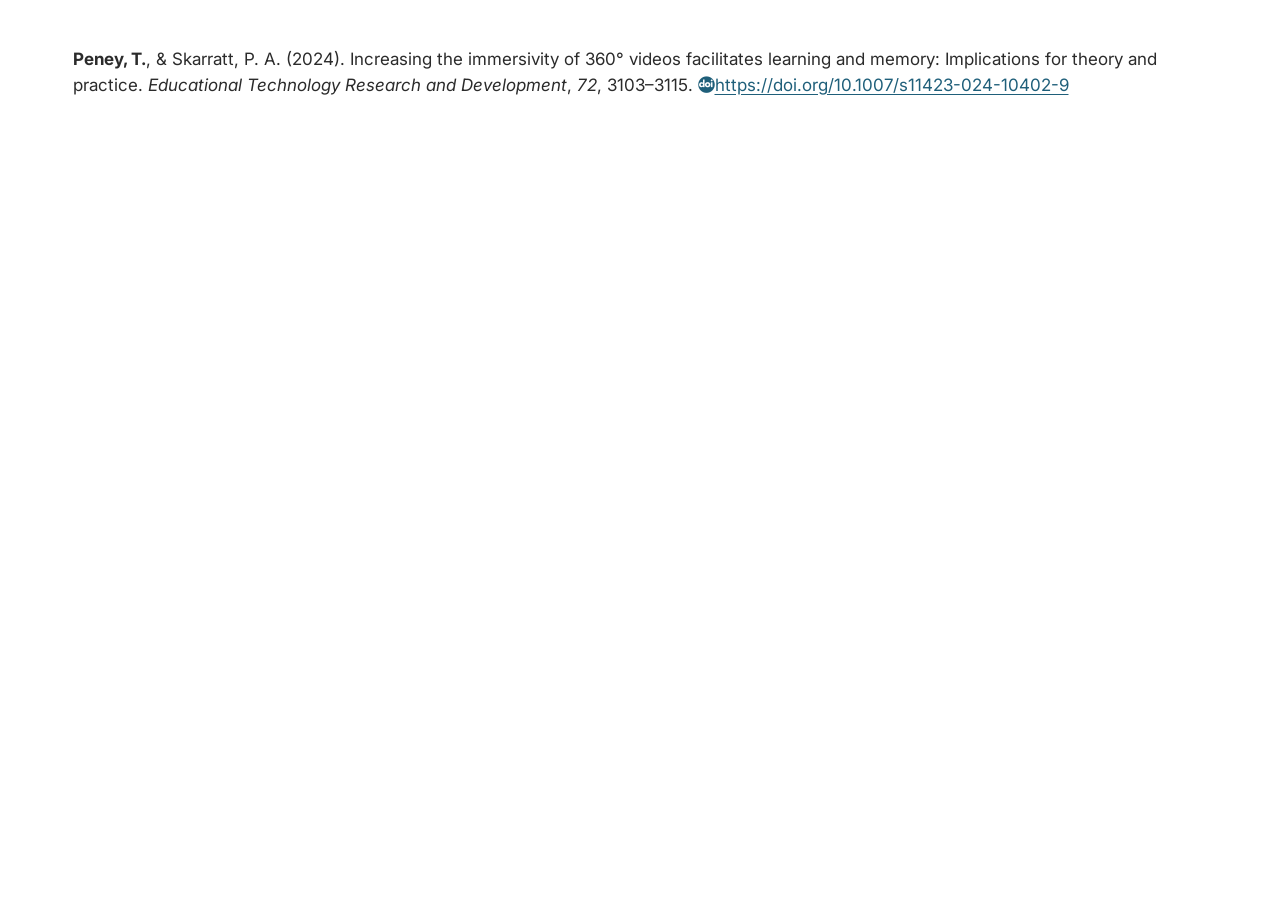
<file: docs/publications.html>
<!DOCTYPE html>
<html xmlns="http://www.w3.org/1999/xhtml" lang="en" xml:lang="en"><head>

<meta charset="utf-8">
<meta name="generator" content="quarto-1.10.18">

<meta name="viewport" content="width=device-width, initial-scale=1.0, user-scalable=yes">


<title>publications – Tom Peney</title>
<style>
/* Default styles provided by pandoc.
** See https://pandoc.org/MANUAL.html#variables-for-html for config info.
*/
span.smallcaps{font-variant: small-caps;}
div.columns{display: flex; gap: 1.5em;}
div.column{flex: auto;}
@media screen {
div.columns{gap: min(4vw, 1.5em);}
div.column{overflow-x: auto;}
}
div.hanging-indent{margin-left: 1.5em; text-indent: -1.5em;}
ul.task-list{list-style: none;}
ul.task-list li input[type="checkbox"] {
  width: 0.8em;
  margin: 0 0.8em 0.2em -1em; /* quarto-specific, see https://github.com/quarto-dev/quarto-cli/issues/4556 */ 
  vertical-align: middle;
}
</style>


<script src="site_libs/quarto-nav/quarto-nav.js"></script>
<script src="site_libs/clipboard/clipboard.min.js"></script>
<script src="site_libs/quarto-search/autocomplete.umd.js"></script>
<script src="site_libs/quarto-search/fuse.min.js"></script>
<script src="site_libs/quarto-search/quarto-search.js"></script>
<meta name="quarto:offset" content="./">
<script src="site_libs/quarto-html/quarto.js" type="module"></script>
<script src="site_libs/quarto-html/tabsets/tabsets.js" type="module"></script>
<script src="site_libs/quarto-html/popper.min.js"></script>
<script src="site_libs/quarto-html/tippy.umd.min.js"></script>
<script src="site_libs/quarto-html/anchor.min.js"></script>
<link href="site_libs/quarto-html/tippy.css" rel="stylesheet">
<link href="site_libs/quarto-html/quarto-syntax-highlighting-64a204ab8560d761af7679ceaba22944.css" rel="stylesheet" id="quarto-text-highlighting-styles">
<script src="site_libs/bootstrap/bootstrap.min.js"></script>
<link href="site_libs/bootstrap/bootstrap-icons.css" rel="stylesheet">
<link href="site_libs/bootstrap/bootstrap-6bc34b2647cbea61d5842104633509fa.min.css" rel="stylesheet" append-hash="true" id="quarto-bootstrap" data-mode="light">
<link href="site_libs/quarto-contrib/academicons-1.9.4/all.css" rel="stylesheet">
<link href="site_libs/quarto-contrib/academicons-1.9.4/size.css" rel="stylesheet">
<script id="quarto-search-options" type="application/json">{
  "location": "sidebar",
  "copy-button": false,
  "collapse-after": 3,
  "panel-placement": "start",
  "type": "textbox",
  "limit": 50,
  "keyboard-shortcut": [
    "f",
    "/",
    "s"
  ],
  "show-item-context": false,
  "language": {
    "search-no-results-text": "No results",
    "search-matching-documents-text": "matching documents",
    "search-copy-link-title": "Copy link to search",
    "search-hide-matches-text": "Hide additional matches",
    "search-more-match-text": "more match in this document",
    "search-more-matches-text": "more matches in this document",
    "search-clear-button-title": "Clear",
    "search-text-placeholder": "",
    "search-detached-cancel-button-title": "Cancel",
    "search-submit-button-title": "Submit",
    "search-label": "Search"
  }
}</script>


</head>

<body class="quarto-light">

<div id="quarto-search-results"></div>
<!-- content -->
<div id="quarto-content" class="quarto-container page-columns page-rows-contents page-layout-full">
<!-- sidebar -->
<!-- margin-sidebar -->
    
<!-- main -->
<main class="content column-page" id="quarto-document-content"><header id="title-block-header" class="quarto-title-block"></header>




<p><strong>Peney, T.</strong>, &amp; Skarratt, P. A. (2024). Increasing the immersivity of 360° videos facilitates learning and memory: Implications for theory and practice. <em>Educational Technology Research and Development</em>, <em>72</em>, 3103–3115. <a href="https://doi.org/10.1007/s11423-024-10402-9"><i class="ai  ai-doi" aria-label="doi"></i>https://doi.org/10.1007/s11423-024-10402-9</a></p>



</main> <!-- /main -->
<script id="quarto-html-after-body" type="application/javascript">
  window.document.addEventListener("DOMContentLoaded", function (event) {
    const icon = "";
    const anchorJS = new window.AnchorJS();
    anchorJS.options = {
      placement: 'right',
      icon: icon
    };
    anchorJS.add('.anchored');
    const isCodeAnnotation = (el) => {
      for (const clz of el.classList) {
        if (clz.startsWith('code-annotation-')) {                     
          return true;
        }
      }
      return false;
    }
    const onCopySuccess = function(e) {
      // button target
      const button = e.trigger;
      // don't keep focus
      button.blur();
      // flash "checked"
      button.classList.add('code-copy-button-checked');
      var currentTitle = button.getAttribute("title");
      button.setAttribute("title", "Copied!");
      let tooltip;
      if (window.bootstrap) {
        button.setAttribute("data-bs-toggle", "tooltip");
        button.setAttribute("data-bs-placement", "left");
        button.setAttribute("data-bs-title", "Copied!");
        tooltip = new bootstrap.Tooltip(button, 
          { trigger: "manual", 
            customClass: "code-copy-button-tooltip",
            offset: [0, -8]});
        tooltip.show();    
      }
      setTimeout(function() {
        if (tooltip) {
          tooltip.hide();
          button.removeAttribute("data-bs-title");
          button.removeAttribute("data-bs-toggle");
          button.removeAttribute("data-bs-placement");
        }
        button.setAttribute("title", currentTitle);
        button.classList.remove('code-copy-button-checked');
      }, 1000);
      // clear code selection
      e.clearSelection();
    }
    const getTextToCopy = function(trigger) {
      const outerScaffold = trigger.parentElement.cloneNode(true);
      const codeEl = outerScaffold.querySelector('code');
      for (const childEl of codeEl.children) {
        if (isCodeAnnotation(childEl)) {
          childEl.remove();
        }
      }
      return codeEl.innerText;
    }
    const clipboard = new window.ClipboardJS('.code-copy-button:not([data-in-quarto-modal])', {
      text: getTextToCopy
    });
    clipboard.on('success', onCopySuccess);
    if (window.document.getElementById('quarto-embedded-source-code-modal')) {
      const clipboardModal = new window.ClipboardJS('.code-copy-button[data-in-quarto-modal]', {
        text: getTextToCopy,
        container: window.document.getElementById('quarto-embedded-source-code-modal')
      });
      clipboardModal.on('success', onCopySuccess);
    }
      var localhostRegex = new RegExp(/^(?:http|https):\/\/localhost\:?[0-9]*\//);
      var mailtoRegex = new RegExp(/^mailto:/);
        var filterRegex = new RegExp('/' + window.location.host + '/');
      var isInternal = (href) => {
          return filterRegex.test(href) || localhostRegex.test(href) || mailtoRegex.test(href);
      }
      // Inspect non-navigation links and adorn them if external
     var links = window.document.querySelectorAll('a[href]:not(.nav-link):not(.navbar-brand):not(.toc-action):not(.sidebar-link):not(.sidebar-item-toggle):not(.pagination-link):not(.no-external):not([aria-hidden]):not(.dropdown-item):not(.quarto-navigation-tool):not(.about-link)');
      for (var i=0; i<links.length; i++) {
        const link = links[i];
        if (!isInternal(link.href)) {
          // undo the damage that might have been done by quarto-nav.js in the case of
          // links that we want to consider external
          if (link.dataset.originalHref !== undefined) {
            link.href = link.dataset.originalHref;
          }
        }
      }
    function tippyHover(el, contentFn, onTriggerFn, onUntriggerFn) {
      const config = {
        allowHTML: true,
        maxWidth: 500,
        delay: 100,
        arrow: false,
        appendTo: function(el) {
            return el.parentElement;
        },
        interactive: true,
        interactiveBorder: 10,
        theme: 'quarto',
        placement: 'bottom-start',
      };
      if (contentFn) {
        config.content = contentFn;
      }
      if (onTriggerFn) {
        config.onTrigger = onTriggerFn;
      }
      if (onUntriggerFn) {
        config.onUntrigger = onUntriggerFn;
      }
      window.tippy(el, config); 
    }
    const noterefs = window.document.querySelectorAll('a[role="doc-noteref"]');
    for (var i=0; i<noterefs.length; i++) {
      const ref = noterefs[i];
      tippyHover(ref, function() {
        // use id or data attribute instead here
        let href = ref.getAttribute('data-footnote-href') || ref.getAttribute('href');
        try { href = new URL(href).hash; } catch {}
        const id = href.replace(/^#\/?/, "");
        const note = window.document.getElementById(id);
        if (note) {
          return note.innerHTML;
        } else {
          return "";
        }
      });
    }
    const xrefs = window.document.querySelectorAll('a.quarto-xref');
    const processXRef = (id, note) => {
      // Strip column container classes
      const stripColumnClz = (el) => {
        el.classList.remove("page-full", "page-columns");
        if (el.children) {
          for (const child of el.children) {
            stripColumnClz(child);
          }
        }
      }
      stripColumnClz(note)
      if (id === null || id.startsWith('sec-')) {
        // Special case sections, only their first couple elements
        const container = document.createElement("div");
        if (note.children && note.children.length > 2) {
          container.appendChild(note.children[0].cloneNode(true));
          for (let i = 1; i < note.children.length; i++) {
            const child = note.children[i];
            if (child.tagName === "P" && child.innerText === "") {
              continue;
            } else {
              container.appendChild(child.cloneNode(true));
              break;
            }
          }
          if (window.Quarto?.typesetMath) {
            window.Quarto.typesetMath(container);
          }
          return container.innerHTML
        } else {
          if (window.Quarto?.typesetMath) {
            window.Quarto.typesetMath(note);
          }
          return note.innerHTML;
        }
      } else {
        // Remove any anchor links if they are present
        const anchorLink = note.querySelector('a.anchorjs-link');
        if (anchorLink) {
          anchorLink.remove();
        }
        if (window.Quarto?.typesetMath) {
          window.Quarto.typesetMath(note);
        }
        if (note.classList.contains("callout")) {
          return note.outerHTML;
        } else {
          return note.innerHTML;
        }
      }
    }
    for (var i=0; i<xrefs.length; i++) {
      const xref = xrefs[i];
      tippyHover(xref, undefined, function(instance) {
        instance.disable();
        let url = xref.getAttribute('href');
        let hash = undefined; 
        if (url.startsWith('#')) {
          hash = url;
        } else {
          try { hash = new URL(url).hash; } catch {}
        }
        if (hash) {
          const id = hash.replace(/^#\/?/, "");
          const note = window.document.getElementById(id);
          if (note !== null) {
            try {
              const html = processXRef(id, note.cloneNode(true));
              instance.setContent(html);
            } finally {
              instance.enable();
              instance.show();
            }
          } else {
            // See if we can fetch this
            fetch(url.split('#')[0])
            .then(res => res.text())
            .then(html => {
              const parser = new DOMParser();
              const htmlDoc = parser.parseFromString(html, "text/html");
              const note = htmlDoc.getElementById(id);
              if (note !== null) {
                const html = processXRef(id, note);
                instance.setContent(html);
              } 
            }).finally(() => {
              instance.enable();
              instance.show();
            });
          }
        } else {
          // See if we can fetch a full url (with no hash to target)
          // This is a special case and we should probably do some content thinning / targeting
          fetch(url)
          .then(res => res.text())
          .then(html => {
            const parser = new DOMParser();
            const htmlDoc = parser.parseFromString(html, "text/html");
            const note = htmlDoc.querySelector('main.content');
            if (note !== null) {
              // This should only happen for chapter cross references
              // (since there is no id in the URL)
              // remove the first header
              if (note.children.length > 0 && note.children[0].tagName === "HEADER") {
                note.children[0].remove();
              }
              const html = processXRef(null, note);
              instance.setContent(html);
            } 
          }).finally(() => {
            instance.enable();
            instance.show();
          });
        }
      }, function(instance) {
      });
    }
        let selectedAnnoteEl;
        const selectorForAnnotation = ( cell, annotation) => {
          let cellAttr = 'data-code-cell="' + cell + '"';
          let lineAttr = 'data-code-annotation="' +  annotation + '"';
          const selector = 'span[' + cellAttr + '][' + lineAttr + ']';
          return selector;
        }
        const selectCodeLines = (annoteEl) => {
          const doc = window.document;
          const targetCell = annoteEl.getAttribute("data-target-cell");
          const targetAnnotation = annoteEl.getAttribute("data-target-annotation");
          const annoteSpan = window.document.querySelector(selectorForAnnotation(targetCell, targetAnnotation));
          const lines = annoteSpan.getAttribute("data-code-lines").split(",");
          const lineIds = lines.map((line) => {
            return targetCell + "-" + line;
          })
          let top = null;
          let height = null;
          let parent = null;
          if (lineIds.length > 0) {
              //compute the position of the single el (top and bottom and make a div)
              const el = window.document.getElementById(lineIds[0]);
              top = el.offsetTop;
              height = el.offsetHeight;
              parent = el.parentElement.parentElement;
            if (lineIds.length > 1) {
              const lastEl = window.document.getElementById(lineIds[lineIds.length - 1]);
              const bottom = lastEl.offsetTop + lastEl.offsetHeight;
              height = bottom - top;
            }
            if (top !== null && height !== null && parent !== null) {
              // cook up a div (if necessary) and position it 
              let div = window.document.getElementById("code-annotation-line-highlight");
              if (div === null) {
                div = window.document.createElement("div");
                div.setAttribute("id", "code-annotation-line-highlight");
                div.style.position = 'absolute';
                parent.appendChild(div);
              }
              div.style.top = top - 2 + "px";
              div.style.height = height + 4 + "px";
              div.style.left = 0;
              let gutterDiv = window.document.getElementById("code-annotation-line-highlight-gutter");
              if (gutterDiv === null) {
                gutterDiv = window.document.createElement("div");
                gutterDiv.setAttribute("id", "code-annotation-line-highlight-gutter");
                gutterDiv.style.position = 'absolute';
                const codeCell = window.document.getElementById(targetCell);
                const gutter = codeCell.querySelector('.code-annotation-gutter');
                gutter.appendChild(gutterDiv);
              }
              gutterDiv.style.top = top - 2 + "px";
              gutterDiv.style.height = height + 4 + "px";
            }
            selectedAnnoteEl = annoteEl;
          }
        };
        const unselectCodeLines = () => {
          const elementsIds = ["code-annotation-line-highlight", "code-annotation-line-highlight-gutter"];
          elementsIds.forEach((elId) => {
            const div = window.document.getElementById(elId);
            if (div) {
              div.remove();
            }
          });
          selectedAnnoteEl = undefined;
        };
          // Handle positioning of the toggle
      window.addEventListener(
        "resize",
        throttle(() => {
          elRect = undefined;
          if (selectedAnnoteEl) {
            selectCodeLines(selectedAnnoteEl);
          }
        }, 10)
      );
      function throttle(fn, ms) {
      let throttle = false;
      let timer;
        return (...args) => {
          if(!throttle) { // first call gets through
              fn.apply(this, args);
              throttle = true;
          } else { // all the others get throttled
              if(timer) clearTimeout(timer); // cancel #2
              timer = setTimeout(() => {
                fn.apply(this, args);
                timer = throttle = false;
              }, ms);
          }
        };
      }
        // Attach click handler to the DT
        const annoteDls = window.document.querySelectorAll('dt[data-target-cell]');
        for (const annoteDlNode of annoteDls) {
          annoteDlNode.addEventListener('click', (event) => {
            const clickedEl = event.target;
            if (clickedEl !== selectedAnnoteEl) {
              unselectCodeLines();
              const activeEl = window.document.querySelector('dt[data-target-cell].code-annotation-active');
              if (activeEl) {
                activeEl.classList.remove('code-annotation-active');
              }
              selectCodeLines(clickedEl);
              clickedEl.classList.add('code-annotation-active');
            } else {
              // Unselect the line
              unselectCodeLines();
              clickedEl.classList.remove('code-annotation-active');
            }
          });
        }
    const findCites = (el) => {
      const parentEl = el.parentElement;
      if (parentEl) {
        const cites = parentEl.dataset.cites;
        if (cites) {
          return {
            el,
            cites: cites.split(' ')
          };
        } else {
          return findCites(el.parentElement)
        }
      } else {
        return undefined;
      }
    };
    var bibliorefs = window.document.querySelectorAll('a[role="doc-biblioref"]');
    for (var i=0; i<bibliorefs.length; i++) {
      const ref = bibliorefs[i];
      const citeInfo = findCites(ref);
      if (citeInfo) {
        tippyHover(citeInfo.el, function() {
          var popup = window.document.createElement('div');
          citeInfo.cites.forEach(function(cite) {
            var citeDiv = window.document.createElement('div');
            citeDiv.classList.add('hanging-indent');
            citeDiv.classList.add('csl-entry');
            var biblioDiv = window.document.getElementById('ref-' + cite);
            if (biblioDiv) {
              citeDiv.innerHTML = biblioDiv.innerHTML;
            }
            popup.appendChild(citeDiv);
          });
          return popup.innerHTML;
        });
      }
    }
  });
  </script>
</div> <!-- /content -->




</body></html>
</file>
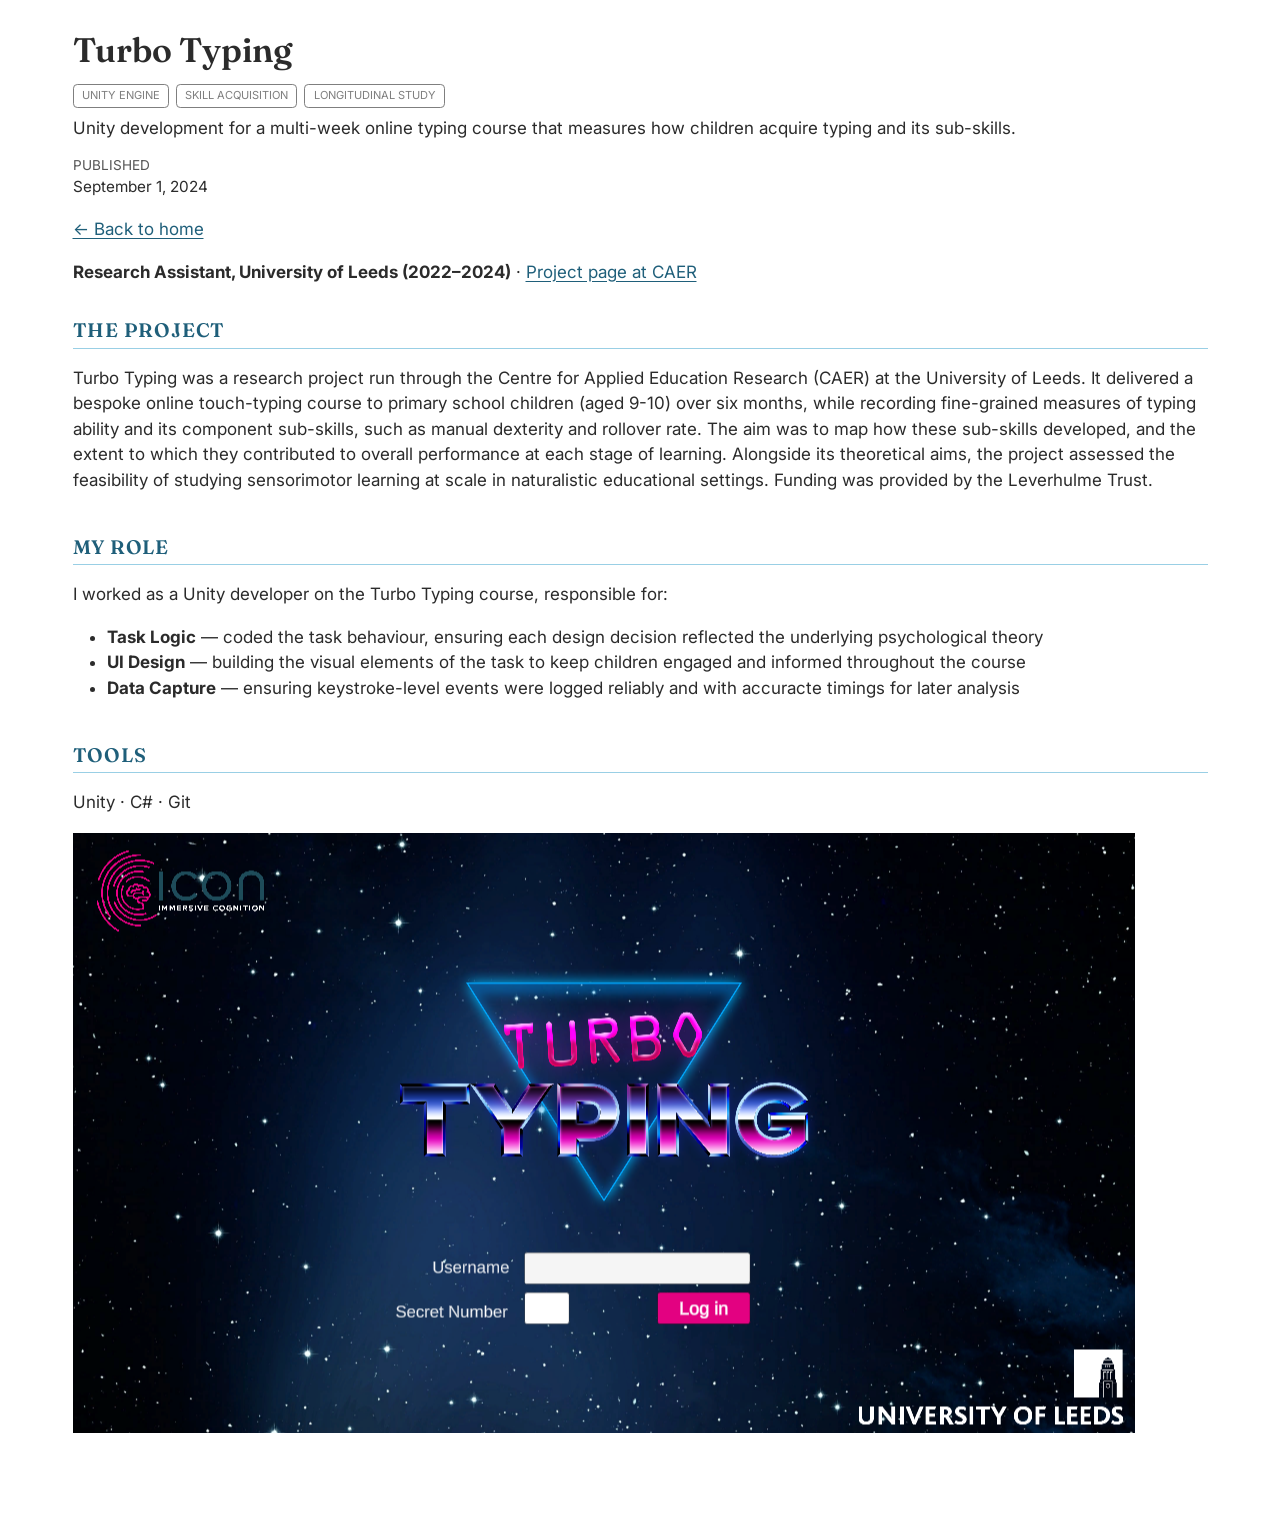
<file: docs/projects/turbo-typing.html>
<!DOCTYPE html>
<html xmlns="http://www.w3.org/1999/xhtml" lang="en" xml:lang="en"><head>

<meta charset="utf-8">
<meta name="generator" content="quarto-1.10.18">

<meta name="viewport" content="width=device-width, initial-scale=1.0, user-scalable=yes">

<meta name="dcterms.date" content="2024-09-01">
<meta name="description" content="Unity development for a multi-week online typing course that measures how children acquire typing and its sub-skills.">

<title>Turbo Typing – Tom Peney</title>
<style>
/* Default styles provided by pandoc.
** See https://pandoc.org/MANUAL.html#variables-for-html for config info.
*/
span.smallcaps{font-variant: small-caps;}
div.columns{display: flex; gap: 1.5em;}
div.column{flex: auto;}
@media screen {
div.columns{gap: min(4vw, 1.5em);}
div.column{overflow-x: auto;}
}
div.hanging-indent{margin-left: 1.5em; text-indent: -1.5em;}
ul.task-list{list-style: none;}
ul.task-list li input[type="checkbox"] {
  width: 0.8em;
  margin: 0 0.8em 0.2em -1em; /* quarto-specific, see https://github.com/quarto-dev/quarto-cli/issues/4556 */ 
  vertical-align: middle;
}
</style>


<script src="../site_libs/quarto-nav/quarto-nav.js"></script>
<script src="../site_libs/clipboard/clipboard.min.js"></script>
<script src="../site_libs/quarto-search/autocomplete.umd.js"></script>
<script src="../site_libs/quarto-search/fuse.min.js"></script>
<script src="../site_libs/quarto-search/quarto-search.js"></script>
<meta name="quarto:offset" content="../">
<script src="../site_libs/quarto-html/quarto.js" type="module"></script>
<script src="../site_libs/quarto-html/tabsets/tabsets.js" type="module"></script>
<script src="../site_libs/quarto-html/popper.min.js"></script>
<script src="../site_libs/quarto-html/tippy.umd.min.js"></script>
<script src="../site_libs/quarto-html/anchor.min.js"></script>
<link href="../site_libs/quarto-html/tippy.css" rel="stylesheet">
<link href="../site_libs/quarto-html/quarto-syntax-highlighting-64a204ab8560d761af7679ceaba22944.css" rel="stylesheet" id="quarto-text-highlighting-styles">
<script src="../site_libs/bootstrap/bootstrap.min.js"></script>
<link href="../site_libs/bootstrap/bootstrap-icons.css" rel="stylesheet">
<link href="../site_libs/bootstrap/bootstrap-6bc34b2647cbea61d5842104633509fa.min.css" rel="stylesheet" append-hash="true" id="quarto-bootstrap" data-mode="light">
<script id="quarto-search-options" type="application/json">{
  "location": "sidebar",
  "copy-button": false,
  "collapse-after": 3,
  "panel-placement": "start",
  "type": "textbox",
  "limit": 50,
  "keyboard-shortcut": [
    "f",
    "/",
    "s"
  ],
  "show-item-context": false,
  "language": {
    "search-no-results-text": "No results",
    "search-matching-documents-text": "matching documents",
    "search-copy-link-title": "Copy link to search",
    "search-hide-matches-text": "Hide additional matches",
    "search-more-match-text": "more match in this document",
    "search-more-matches-text": "more matches in this document",
    "search-clear-button-title": "Clear",
    "search-text-placeholder": "",
    "search-detached-cancel-button-title": "Cancel",
    "search-submit-button-title": "Submit",
    "search-label": "Search"
  }
}</script>


</head>

<body class="quarto-light">

<div id="quarto-search-results"></div>
<!-- content -->
<div id="quarto-content" class="quarto-container page-columns page-rows-contents page-layout-full">
<!-- sidebar -->
<!-- margin-sidebar -->
    
<!-- main -->
<main class="content column-page" id="quarto-document-content">

<header id="title-block-header" class="quarto-title-block default">
<div class="quarto-title">
<h1 class="title">Turbo Typing</h1>
  <div class="quarto-categories">
    <div class="quarto-category">Unity Engine</div>
    <div class="quarto-category">Skill Acquisition</div>
    <div class="quarto-category">Longitudinal Study</div>
  </div>
  </div>

<div>
  <div class="description">
    Unity development for a multi-week online typing course that measures how children acquire typing and its sub-skills.
  </div>
</div>


<div class="quarto-title-meta column-page">

    
    <div>
    <div class="quarto-title-meta-heading">Published</div>
    <div class="quarto-title-meta-contents">
      <p class="date">September 1, 2024</p>
    </div>
  </div>
  
    
  </div>
  


</header>


<p><a href="../index.html">← Back to home</a></p>
<p><strong>Research Assistant, University of Leeds (2022–2024)</strong> · <a href="https://caer.org.uk/projects/turbo-typing/">Project page at CAER</a></p>
<section id="the-project" class="level2">
<h2 class="anchored" data-anchor-id="the-project">The project</h2>
<p>Turbo Typing was a research project run through the Centre for Applied Education Research (CAER) at the University of Leeds. It delivered a bespoke online touch-typing course to primary school children (aged 9-10) over six months, while recording fine-grained measures of typing ability and its component sub-skills, such as manual dexterity and rollover rate. The aim was to map how these sub-skills developed, and the extent to which they contributed to overall performance at each stage of learning. Alongside its theoretical aims, the project assessed the feasibility of studying sensorimotor learning at scale in naturalistic educational settings. Funding was provided by the Leverhulme Trust.</p>
</section>
<section id="my-role" class="level2">
<h2 class="anchored" data-anchor-id="my-role">My role</h2>
<p>I worked as a Unity developer on the Turbo Typing course, responsible for:</p>
<ul>
<li><strong>Task Logic</strong> — coded the task behaviour, ensuring each design decision reflected the underlying psychological theory</li>
<li><strong>UI Design</strong> — building the visual elements of the task to keep children engaged and informed throughout the course</li>
<li><strong>Data Capture</strong> — ensuring keystroke-level events were logged reliably and with accuracte timings for later analysis</li>
</ul>
</section>
<section id="tools" class="level2">
<h2 class="anchored" data-anchor-id="tools">Tools</h2>
<p>Unity · C# · Git</p>
<p><img src="../images/turbo-typing.png" class="img-fluid"></p>


</section>

</main> <!-- /main -->
<script id="quarto-html-after-body" type="application/javascript">
  window.document.addEventListener("DOMContentLoaded", function (event) {
    const icon = "";
    const anchorJS = new window.AnchorJS();
    anchorJS.options = {
      placement: 'right',
      icon: icon
    };
    anchorJS.add('.anchored');
    const isCodeAnnotation = (el) => {
      for (const clz of el.classList) {
        if (clz.startsWith('code-annotation-')) {                     
          return true;
        }
      }
      return false;
    }
    const onCopySuccess = function(e) {
      // button target
      const button = e.trigger;
      // don't keep focus
      button.blur();
      // flash "checked"
      button.classList.add('code-copy-button-checked');
      var currentTitle = button.getAttribute("title");
      button.setAttribute("title", "Copied!");
      let tooltip;
      if (window.bootstrap) {
        button.setAttribute("data-bs-toggle", "tooltip");
        button.setAttribute("data-bs-placement", "left");
        button.setAttribute("data-bs-title", "Copied!");
        tooltip = new bootstrap.Tooltip(button, 
          { trigger: "manual", 
            customClass: "code-copy-button-tooltip",
            offset: [0, -8]});
        tooltip.show();    
      }
      setTimeout(function() {
        if (tooltip) {
          tooltip.hide();
          button.removeAttribute("data-bs-title");
          button.removeAttribute("data-bs-toggle");
          button.removeAttribute("data-bs-placement");
        }
        button.setAttribute("title", currentTitle);
        button.classList.remove('code-copy-button-checked');
      }, 1000);
      // clear code selection
      e.clearSelection();
    }
    const getTextToCopy = function(trigger) {
      const outerScaffold = trigger.parentElement.cloneNode(true);
      const codeEl = outerScaffold.querySelector('code');
      for (const childEl of codeEl.children) {
        if (isCodeAnnotation(childEl)) {
          childEl.remove();
        }
      }
      return codeEl.innerText;
    }
    const clipboard = new window.ClipboardJS('.code-copy-button:not([data-in-quarto-modal])', {
      text: getTextToCopy
    });
    clipboard.on('success', onCopySuccess);
    if (window.document.getElementById('quarto-embedded-source-code-modal')) {
      const clipboardModal = new window.ClipboardJS('.code-copy-button[data-in-quarto-modal]', {
        text: getTextToCopy,
        container: window.document.getElementById('quarto-embedded-source-code-modal')
      });
      clipboardModal.on('success', onCopySuccess);
    }
      var localhostRegex = new RegExp(/^(?:http|https):\/\/localhost\:?[0-9]*\//);
      var mailtoRegex = new RegExp(/^mailto:/);
        var filterRegex = new RegExp('/' + window.location.host + '/');
      var isInternal = (href) => {
          return filterRegex.test(href) || localhostRegex.test(href) || mailtoRegex.test(href);
      }
      // Inspect non-navigation links and adorn them if external
     var links = window.document.querySelectorAll('a[href]:not(.nav-link):not(.navbar-brand):not(.toc-action):not(.sidebar-link):not(.sidebar-item-toggle):not(.pagination-link):not(.no-external):not([aria-hidden]):not(.dropdown-item):not(.quarto-navigation-tool):not(.about-link)');
      for (var i=0; i<links.length; i++) {
        const link = links[i];
        if (!isInternal(link.href)) {
          // undo the damage that might have been done by quarto-nav.js in the case of
          // links that we want to consider external
          if (link.dataset.originalHref !== undefined) {
            link.href = link.dataset.originalHref;
          }
        }
      }
    function tippyHover(el, contentFn, onTriggerFn, onUntriggerFn) {
      const config = {
        allowHTML: true,
        maxWidth: 500,
        delay: 100,
        arrow: false,
        appendTo: function(el) {
            return el.parentElement;
        },
        interactive: true,
        interactiveBorder: 10,
        theme: 'quarto',
        placement: 'bottom-start',
      };
      if (contentFn) {
        config.content = contentFn;
      }
      if (onTriggerFn) {
        config.onTrigger = onTriggerFn;
      }
      if (onUntriggerFn) {
        config.onUntrigger = onUntriggerFn;
      }
      window.tippy(el, config); 
    }
    const noterefs = window.document.querySelectorAll('a[role="doc-noteref"]');
    for (var i=0; i<noterefs.length; i++) {
      const ref = noterefs[i];
      tippyHover(ref, function() {
        // use id or data attribute instead here
        let href = ref.getAttribute('data-footnote-href') || ref.getAttribute('href');
        try { href = new URL(href).hash; } catch {}
        const id = href.replace(/^#\/?/, "");
        const note = window.document.getElementById(id);
        if (note) {
          return note.innerHTML;
        } else {
          return "";
        }
      });
    }
    const xrefs = window.document.querySelectorAll('a.quarto-xref');
    const processXRef = (id, note) => {
      // Strip column container classes
      const stripColumnClz = (el) => {
        el.classList.remove("page-full", "page-columns");
        if (el.children) {
          for (const child of el.children) {
            stripColumnClz(child);
          }
        }
      }
      stripColumnClz(note)
      if (id === null || id.startsWith('sec-')) {
        // Special case sections, only their first couple elements
        const container = document.createElement("div");
        if (note.children && note.children.length > 2) {
          container.appendChild(note.children[0].cloneNode(true));
          for (let i = 1; i < note.children.length; i++) {
            const child = note.children[i];
            if (child.tagName === "P" && child.innerText === "") {
              continue;
            } else {
              container.appendChild(child.cloneNode(true));
              break;
            }
          }
          if (window.Quarto?.typesetMath) {
            window.Quarto.typesetMath(container);
          }
          return container.innerHTML
        } else {
          if (window.Quarto?.typesetMath) {
            window.Quarto.typesetMath(note);
          }
          return note.innerHTML;
        }
      } else {
        // Remove any anchor links if they are present
        const anchorLink = note.querySelector('a.anchorjs-link');
        if (anchorLink) {
          anchorLink.remove();
        }
        if (window.Quarto?.typesetMath) {
          window.Quarto.typesetMath(note);
        }
        if (note.classList.contains("callout")) {
          return note.outerHTML;
        } else {
          return note.innerHTML;
        }
      }
    }
    for (var i=0; i<xrefs.length; i++) {
      const xref = xrefs[i];
      tippyHover(xref, undefined, function(instance) {
        instance.disable();
        let url = xref.getAttribute('href');
        let hash = undefined; 
        if (url.startsWith('#')) {
          hash = url;
        } else {
          try { hash = new URL(url).hash; } catch {}
        }
        if (hash) {
          const id = hash.replace(/^#\/?/, "");
          const note = window.document.getElementById(id);
          if (note !== null) {
            try {
              const html = processXRef(id, note.cloneNode(true));
              instance.setContent(html);
            } finally {
              instance.enable();
              instance.show();
            }
          } else {
            // See if we can fetch this
            fetch(url.split('#')[0])
            .then(res => res.text())
            .then(html => {
              const parser = new DOMParser();
              const htmlDoc = parser.parseFromString(html, "text/html");
              const note = htmlDoc.getElementById(id);
              if (note !== null) {
                const html = processXRef(id, note);
                instance.setContent(html);
              } 
            }).finally(() => {
              instance.enable();
              instance.show();
            });
          }
        } else {
          // See if we can fetch a full url (with no hash to target)
          // This is a special case and we should probably do some content thinning / targeting
          fetch(url)
          .then(res => res.text())
          .then(html => {
            const parser = new DOMParser();
            const htmlDoc = parser.parseFromString(html, "text/html");
            const note = htmlDoc.querySelector('main.content');
            if (note !== null) {
              // This should only happen for chapter cross references
              // (since there is no id in the URL)
              // remove the first header
              if (note.children.length > 0 && note.children[0].tagName === "HEADER") {
                note.children[0].remove();
              }
              const html = processXRef(null, note);
              instance.setContent(html);
            } 
          }).finally(() => {
            instance.enable();
            instance.show();
          });
        }
      }, function(instance) {
      });
    }
        let selectedAnnoteEl;
        const selectorForAnnotation = ( cell, annotation) => {
          let cellAttr = 'data-code-cell="' + cell + '"';
          let lineAttr = 'data-code-annotation="' +  annotation + '"';
          const selector = 'span[' + cellAttr + '][' + lineAttr + ']';
          return selector;
        }
        const selectCodeLines = (annoteEl) => {
          const doc = window.document;
          const targetCell = annoteEl.getAttribute("data-target-cell");
          const targetAnnotation = annoteEl.getAttribute("data-target-annotation");
          const annoteSpan = window.document.querySelector(selectorForAnnotation(targetCell, targetAnnotation));
          const lines = annoteSpan.getAttribute("data-code-lines").split(",");
          const lineIds = lines.map((line) => {
            return targetCell + "-" + line;
          })
          let top = null;
          let height = null;
          let parent = null;
          if (lineIds.length > 0) {
              //compute the position of the single el (top and bottom and make a div)
              const el = window.document.getElementById(lineIds[0]);
              top = el.offsetTop;
              height = el.offsetHeight;
              parent = el.parentElement.parentElement;
            if (lineIds.length > 1) {
              const lastEl = window.document.getElementById(lineIds[lineIds.length - 1]);
              const bottom = lastEl.offsetTop + lastEl.offsetHeight;
              height = bottom - top;
            }
            if (top !== null && height !== null && parent !== null) {
              // cook up a div (if necessary) and position it 
              let div = window.document.getElementById("code-annotation-line-highlight");
              if (div === null) {
                div = window.document.createElement("div");
                div.setAttribute("id", "code-annotation-line-highlight");
                div.style.position = 'absolute';
                parent.appendChild(div);
              }
              div.style.top = top - 2 + "px";
              div.style.height = height + 4 + "px";
              div.style.left = 0;
              let gutterDiv = window.document.getElementById("code-annotation-line-highlight-gutter");
              if (gutterDiv === null) {
                gutterDiv = window.document.createElement("div");
                gutterDiv.setAttribute("id", "code-annotation-line-highlight-gutter");
                gutterDiv.style.position = 'absolute';
                const codeCell = window.document.getElementById(targetCell);
                const gutter = codeCell.querySelector('.code-annotation-gutter');
                gutter.appendChild(gutterDiv);
              }
              gutterDiv.style.top = top - 2 + "px";
              gutterDiv.style.height = height + 4 + "px";
            }
            selectedAnnoteEl = annoteEl;
          }
        };
        const unselectCodeLines = () => {
          const elementsIds = ["code-annotation-line-highlight", "code-annotation-line-highlight-gutter"];
          elementsIds.forEach((elId) => {
            const div = window.document.getElementById(elId);
            if (div) {
              div.remove();
            }
          });
          selectedAnnoteEl = undefined;
        };
          // Handle positioning of the toggle
      window.addEventListener(
        "resize",
        throttle(() => {
          elRect = undefined;
          if (selectedAnnoteEl) {
            selectCodeLines(selectedAnnoteEl);
          }
        }, 10)
      );
      function throttle(fn, ms) {
      let throttle = false;
      let timer;
        return (...args) => {
          if(!throttle) { // first call gets through
              fn.apply(this, args);
              throttle = true;
          } else { // all the others get throttled
              if(timer) clearTimeout(timer); // cancel #2
              timer = setTimeout(() => {
                fn.apply(this, args);
                timer = throttle = false;
              }, ms);
          }
        };
      }
        // Attach click handler to the DT
        const annoteDls = window.document.querySelectorAll('dt[data-target-cell]');
        for (const annoteDlNode of annoteDls) {
          annoteDlNode.addEventListener('click', (event) => {
            const clickedEl = event.target;
            if (clickedEl !== selectedAnnoteEl) {
              unselectCodeLines();
              const activeEl = window.document.querySelector('dt[data-target-cell].code-annotation-active');
              if (activeEl) {
                activeEl.classList.remove('code-annotation-active');
              }
              selectCodeLines(clickedEl);
              clickedEl.classList.add('code-annotation-active');
            } else {
              // Unselect the line
              unselectCodeLines();
              clickedEl.classList.remove('code-annotation-active');
            }
          });
        }
    const findCites = (el) => {
      const parentEl = el.parentElement;
      if (parentEl) {
        const cites = parentEl.dataset.cites;
        if (cites) {
          return {
            el,
            cites: cites.split(' ')
          };
        } else {
          return findCites(el.parentElement)
        }
      } else {
        return undefined;
      }
    };
    var bibliorefs = window.document.querySelectorAll('a[role="doc-biblioref"]');
    for (var i=0; i<bibliorefs.length; i++) {
      const ref = bibliorefs[i];
      const citeInfo = findCites(ref);
      if (citeInfo) {
        tippyHover(citeInfo.el, function() {
          var popup = window.document.createElement('div');
          citeInfo.cites.forEach(function(cite) {
            var citeDiv = window.document.createElement('div');
            citeDiv.classList.add('hanging-indent');
            citeDiv.classList.add('csl-entry');
            var biblioDiv = window.document.getElementById('ref-' + cite);
            if (biblioDiv) {
              citeDiv.innerHTML = biblioDiv.innerHTML;
            }
            popup.appendChild(citeDiv);
          });
          return popup.innerHTML;
        });
      }
    }
  });
  </script>
</div> <!-- /content -->




</body></html>
</file>
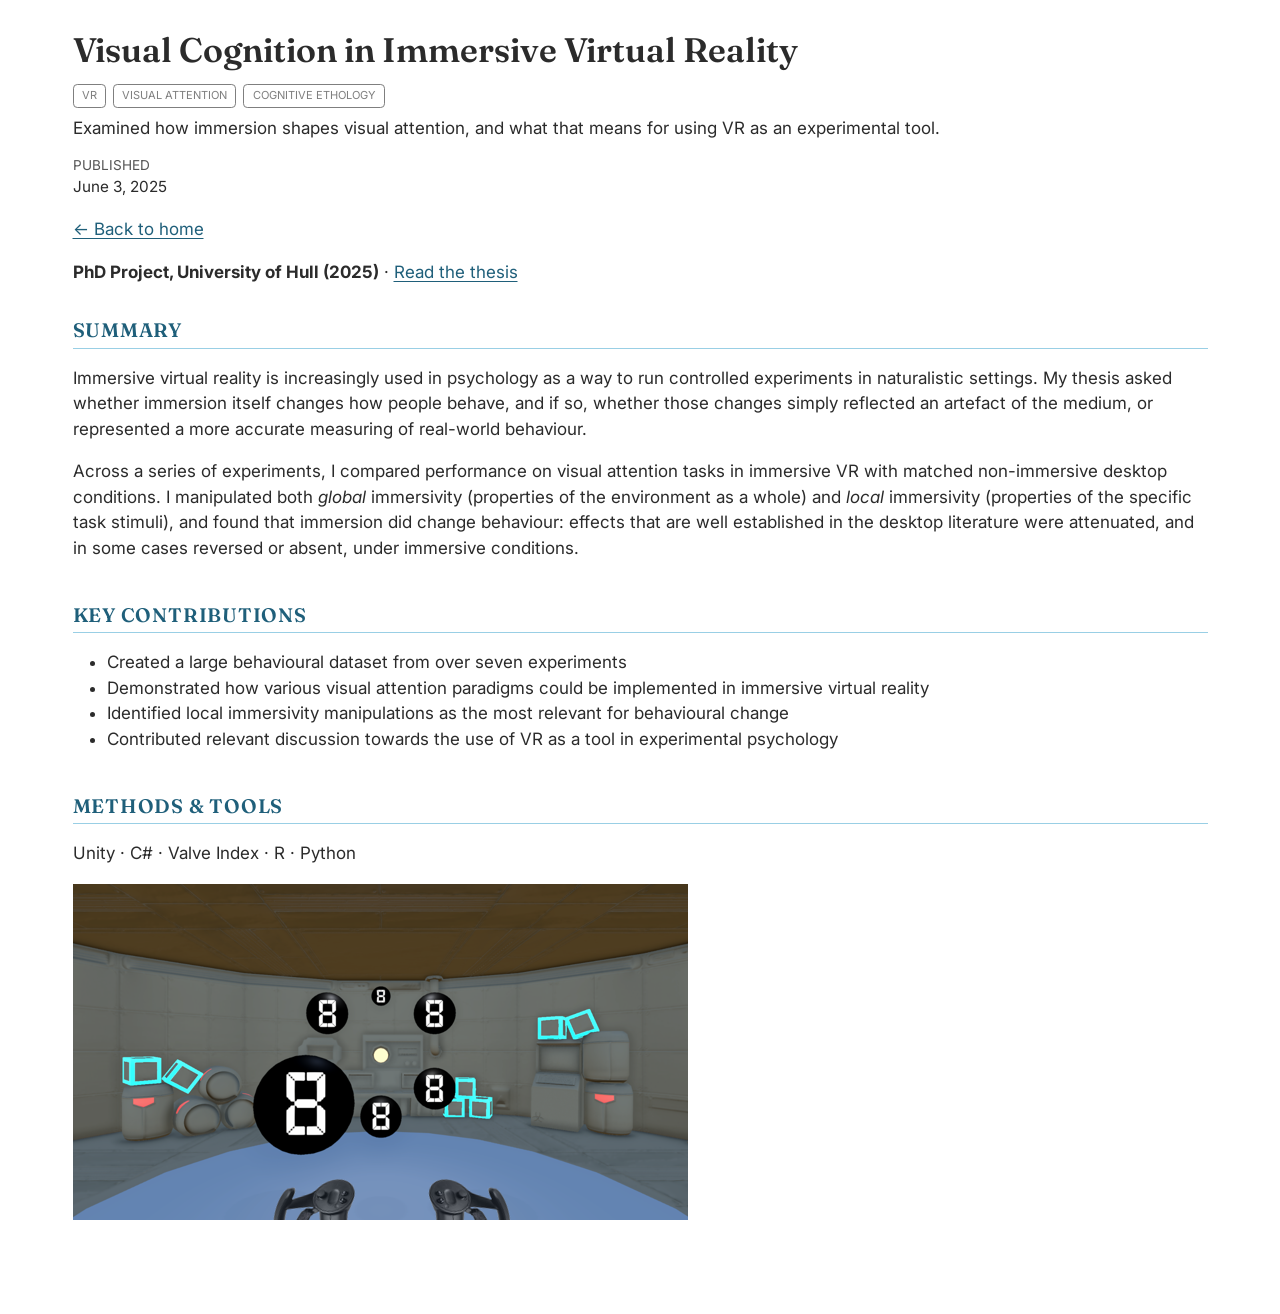
<file: docs/projects/vr-thesis.html>
<!DOCTYPE html>
<html xmlns="http://www.w3.org/1999/xhtml" lang="en" xml:lang="en"><head>

<meta charset="utf-8">
<meta name="generator" content="quarto-1.10.18">

<meta name="viewport" content="width=device-width, initial-scale=1.0, user-scalable=yes">

<meta name="dcterms.date" content="2025-06-03">
<meta name="description" content="Examined how immersion shapes visual attention, and what that means for using VR as an experimental tool.">

<title>Visual Cognition in Immersive Virtual Reality – Tom Peney</title>
<style>
/* Default styles provided by pandoc.
** See https://pandoc.org/MANUAL.html#variables-for-html for config info.
*/
span.smallcaps{font-variant: small-caps;}
div.columns{display: flex; gap: 1.5em;}
div.column{flex: auto;}
@media screen {
div.columns{gap: min(4vw, 1.5em);}
div.column{overflow-x: auto;}
}
div.hanging-indent{margin-left: 1.5em; text-indent: -1.5em;}
ul.task-list{list-style: none;}
ul.task-list li input[type="checkbox"] {
  width: 0.8em;
  margin: 0 0.8em 0.2em -1em; /* quarto-specific, see https://github.com/quarto-dev/quarto-cli/issues/4556 */ 
  vertical-align: middle;
}
</style>


<script src="../site_libs/quarto-nav/quarto-nav.js"></script>
<script src="../site_libs/clipboard/clipboard.min.js"></script>
<script src="../site_libs/quarto-search/autocomplete.umd.js"></script>
<script src="../site_libs/quarto-search/fuse.min.js"></script>
<script src="../site_libs/quarto-search/quarto-search.js"></script>
<meta name="quarto:offset" content="../">
<script src="../site_libs/quarto-html/quarto.js" type="module"></script>
<script src="../site_libs/quarto-html/tabsets/tabsets.js" type="module"></script>
<script src="../site_libs/quarto-html/popper.min.js"></script>
<script src="../site_libs/quarto-html/tippy.umd.min.js"></script>
<script src="../site_libs/quarto-html/anchor.min.js"></script>
<link href="../site_libs/quarto-html/tippy.css" rel="stylesheet">
<link href="../site_libs/quarto-html/quarto-syntax-highlighting-64a204ab8560d761af7679ceaba22944.css" rel="stylesheet" id="quarto-text-highlighting-styles">
<script src="../site_libs/bootstrap/bootstrap.min.js"></script>
<link href="../site_libs/bootstrap/bootstrap-icons.css" rel="stylesheet">
<link href="../site_libs/bootstrap/bootstrap-6bc34b2647cbea61d5842104633509fa.min.css" rel="stylesheet" append-hash="true" id="quarto-bootstrap" data-mode="light">
<script id="quarto-search-options" type="application/json">{
  "location": "sidebar",
  "copy-button": false,
  "collapse-after": 3,
  "panel-placement": "start",
  "type": "textbox",
  "limit": 50,
  "keyboard-shortcut": [
    "f",
    "/",
    "s"
  ],
  "show-item-context": false,
  "language": {
    "search-no-results-text": "No results",
    "search-matching-documents-text": "matching documents",
    "search-copy-link-title": "Copy link to search",
    "search-hide-matches-text": "Hide additional matches",
    "search-more-match-text": "more match in this document",
    "search-more-matches-text": "more matches in this document",
    "search-clear-button-title": "Clear",
    "search-text-placeholder": "",
    "search-detached-cancel-button-title": "Cancel",
    "search-submit-button-title": "Submit",
    "search-label": "Search"
  }
}</script>


</head>

<body class="quarto-light">

<div id="quarto-search-results"></div>
<!-- content -->
<div id="quarto-content" class="quarto-container page-columns page-rows-contents page-layout-full">
<!-- sidebar -->
<!-- margin-sidebar -->
    
<!-- main -->
<main class="content column-page" id="quarto-document-content">

<header id="title-block-header" class="quarto-title-block default">
<div class="quarto-title">
<h1 class="title">Visual Cognition in Immersive Virtual Reality</h1>
  <div class="quarto-categories">
    <div class="quarto-category">VR</div>
    <div class="quarto-category">Visual Attention</div>
    <div class="quarto-category">Cognitive Ethology</div>
  </div>
  </div>

<div>
  <div class="description">
    Examined how immersion shapes visual attention, and what that means for using VR as an experimental tool.
  </div>
</div>


<div class="quarto-title-meta column-page">

    
    <div>
    <div class="quarto-title-meta-heading">Published</div>
    <div class="quarto-title-meta-contents">
      <p class="date">June 3, 2025</p>
    </div>
  </div>
  
    
  </div>
  


</header>


<p><a href="../index.html">← Back to home</a></p>
<p><strong>PhD Project, University of Hull (2025)</strong> · <a href="https://hull-repository.worktribe.com/output/5462270">Read the thesis</a></p>
<section id="summary" class="level2">
<h2 class="anchored" data-anchor-id="summary">Summary</h2>
<p>Immersive virtual reality is increasingly used in psychology as a way to run controlled experiments in naturalistic settings. My thesis asked whether immersion itself changes how people behave, and if so, whether those changes simply reflected an artefact of the medium, or represented a more accurate measuring of real-world behaviour.</p>
<p>Across a series of experiments, I compared performance on visual attention tasks in immersive VR with matched non-immersive desktop conditions. I manipulated both <em>global</em> immersivity (properties of the environment as a whole) and <em>local</em> immersivity (properties of the specific task stimuli), and found that immersion did change behaviour: effects that are well established in the desktop literature were attenuated, and in some cases reversed or absent, under immersive conditions.</p>
</section>
<section id="key-contributions" class="level2">
<h2 class="anchored" data-anchor-id="key-contributions">Key contributions</h2>
<ul>
<li>Created a large behavioural dataset from over seven experiments</li>
<li>Demonstrated how various visual attention paradigms could be implemented in immersive virtual reality</li>
<li>Identified local immersivity manipulations as the most relevant for behavioural change</li>
<li>Contributed relevant discussion towards the use of VR as a tool in experimental psychology</li>
</ul>
</section>
<section id="methods-tools" class="level2">
<h2 class="anchored" data-anchor-id="methods-tools">Methods &amp; tools</h2>
<p>Unity · C# · Valve Index · R · Python</p>
<p><img src="../images/vr-thesis.png" class="img-fluid"></p>


</section>

</main> <!-- /main -->
<script id="quarto-html-after-body" type="application/javascript">
  window.document.addEventListener("DOMContentLoaded", function (event) {
    const icon = "";
    const anchorJS = new window.AnchorJS();
    anchorJS.options = {
      placement: 'right',
      icon: icon
    };
    anchorJS.add('.anchored');
    const isCodeAnnotation = (el) => {
      for (const clz of el.classList) {
        if (clz.startsWith('code-annotation-')) {                     
          return true;
        }
      }
      return false;
    }
    const onCopySuccess = function(e) {
      // button target
      const button = e.trigger;
      // don't keep focus
      button.blur();
      // flash "checked"
      button.classList.add('code-copy-button-checked');
      var currentTitle = button.getAttribute("title");
      button.setAttribute("title", "Copied!");
      let tooltip;
      if (window.bootstrap) {
        button.setAttribute("data-bs-toggle", "tooltip");
        button.setAttribute("data-bs-placement", "left");
        button.setAttribute("data-bs-title", "Copied!");
        tooltip = new bootstrap.Tooltip(button, 
          { trigger: "manual", 
            customClass: "code-copy-button-tooltip",
            offset: [0, -8]});
        tooltip.show();    
      }
      setTimeout(function() {
        if (tooltip) {
          tooltip.hide();
          button.removeAttribute("data-bs-title");
          button.removeAttribute("data-bs-toggle");
          button.removeAttribute("data-bs-placement");
        }
        button.setAttribute("title", currentTitle);
        button.classList.remove('code-copy-button-checked');
      }, 1000);
      // clear code selection
      e.clearSelection();
    }
    const getTextToCopy = function(trigger) {
      const outerScaffold = trigger.parentElement.cloneNode(true);
      const codeEl = outerScaffold.querySelector('code');
      for (const childEl of codeEl.children) {
        if (isCodeAnnotation(childEl)) {
          childEl.remove();
        }
      }
      return codeEl.innerText;
    }
    const clipboard = new window.ClipboardJS('.code-copy-button:not([data-in-quarto-modal])', {
      text: getTextToCopy
    });
    clipboard.on('success', onCopySuccess);
    if (window.document.getElementById('quarto-embedded-source-code-modal')) {
      const clipboardModal = new window.ClipboardJS('.code-copy-button[data-in-quarto-modal]', {
        text: getTextToCopy,
        container: window.document.getElementById('quarto-embedded-source-code-modal')
      });
      clipboardModal.on('success', onCopySuccess);
    }
      var localhostRegex = new RegExp(/^(?:http|https):\/\/localhost\:?[0-9]*\//);
      var mailtoRegex = new RegExp(/^mailto:/);
        var filterRegex = new RegExp('/' + window.location.host + '/');
      var isInternal = (href) => {
          return filterRegex.test(href) || localhostRegex.test(href) || mailtoRegex.test(href);
      }
      // Inspect non-navigation links and adorn them if external
     var links = window.document.querySelectorAll('a[href]:not(.nav-link):not(.navbar-brand):not(.toc-action):not(.sidebar-link):not(.sidebar-item-toggle):not(.pagination-link):not(.no-external):not([aria-hidden]):not(.dropdown-item):not(.quarto-navigation-tool):not(.about-link)');
      for (var i=0; i<links.length; i++) {
        const link = links[i];
        if (!isInternal(link.href)) {
          // undo the damage that might have been done by quarto-nav.js in the case of
          // links that we want to consider external
          if (link.dataset.originalHref !== undefined) {
            link.href = link.dataset.originalHref;
          }
        }
      }
    function tippyHover(el, contentFn, onTriggerFn, onUntriggerFn) {
      const config = {
        allowHTML: true,
        maxWidth: 500,
        delay: 100,
        arrow: false,
        appendTo: function(el) {
            return el.parentElement;
        },
        interactive: true,
        interactiveBorder: 10,
        theme: 'quarto',
        placement: 'bottom-start',
      };
      if (contentFn) {
        config.content = contentFn;
      }
      if (onTriggerFn) {
        config.onTrigger = onTriggerFn;
      }
      if (onUntriggerFn) {
        config.onUntrigger = onUntriggerFn;
      }
      window.tippy(el, config); 
    }
    const noterefs = window.document.querySelectorAll('a[role="doc-noteref"]');
    for (var i=0; i<noterefs.length; i++) {
      const ref = noterefs[i];
      tippyHover(ref, function() {
        // use id or data attribute instead here
        let href = ref.getAttribute('data-footnote-href') || ref.getAttribute('href');
        try { href = new URL(href).hash; } catch {}
        const id = href.replace(/^#\/?/, "");
        const note = window.document.getElementById(id);
        if (note) {
          return note.innerHTML;
        } else {
          return "";
        }
      });
    }
    const xrefs = window.document.querySelectorAll('a.quarto-xref');
    const processXRef = (id, note) => {
      // Strip column container classes
      const stripColumnClz = (el) => {
        el.classList.remove("page-full", "page-columns");
        if (el.children) {
          for (const child of el.children) {
            stripColumnClz(child);
          }
        }
      }
      stripColumnClz(note)
      if (id === null || id.startsWith('sec-')) {
        // Special case sections, only their first couple elements
        const container = document.createElement("div");
        if (note.children && note.children.length > 2) {
          container.appendChild(note.children[0].cloneNode(true));
          for (let i = 1; i < note.children.length; i++) {
            const child = note.children[i];
            if (child.tagName === "P" && child.innerText === "") {
              continue;
            } else {
              container.appendChild(child.cloneNode(true));
              break;
            }
          }
          if (window.Quarto?.typesetMath) {
            window.Quarto.typesetMath(container);
          }
          return container.innerHTML
        } else {
          if (window.Quarto?.typesetMath) {
            window.Quarto.typesetMath(note);
          }
          return note.innerHTML;
        }
      } else {
        // Remove any anchor links if they are present
        const anchorLink = note.querySelector('a.anchorjs-link');
        if (anchorLink) {
          anchorLink.remove();
        }
        if (window.Quarto?.typesetMath) {
          window.Quarto.typesetMath(note);
        }
        if (note.classList.contains("callout")) {
          return note.outerHTML;
        } else {
          return note.innerHTML;
        }
      }
    }
    for (var i=0; i<xrefs.length; i++) {
      const xref = xrefs[i];
      tippyHover(xref, undefined, function(instance) {
        instance.disable();
        let url = xref.getAttribute('href');
        let hash = undefined; 
        if (url.startsWith('#')) {
          hash = url;
        } else {
          try { hash = new URL(url).hash; } catch {}
        }
        if (hash) {
          const id = hash.replace(/^#\/?/, "");
          const note = window.document.getElementById(id);
          if (note !== null) {
            try {
              const html = processXRef(id, note.cloneNode(true));
              instance.setContent(html);
            } finally {
              instance.enable();
              instance.show();
            }
          } else {
            // See if we can fetch this
            fetch(url.split('#')[0])
            .then(res => res.text())
            .then(html => {
              const parser = new DOMParser();
              const htmlDoc = parser.parseFromString(html, "text/html");
              const note = htmlDoc.getElementById(id);
              if (note !== null) {
                const html = processXRef(id, note);
                instance.setContent(html);
              } 
            }).finally(() => {
              instance.enable();
              instance.show();
            });
          }
        } else {
          // See if we can fetch a full url (with no hash to target)
          // This is a special case and we should probably do some content thinning / targeting
          fetch(url)
          .then(res => res.text())
          .then(html => {
            const parser = new DOMParser();
            const htmlDoc = parser.parseFromString(html, "text/html");
            const note = htmlDoc.querySelector('main.content');
            if (note !== null) {
              // This should only happen for chapter cross references
              // (since there is no id in the URL)
              // remove the first header
              if (note.children.length > 0 && note.children[0].tagName === "HEADER") {
                note.children[0].remove();
              }
              const html = processXRef(null, note);
              instance.setContent(html);
            } 
          }).finally(() => {
            instance.enable();
            instance.show();
          });
        }
      }, function(instance) {
      });
    }
        let selectedAnnoteEl;
        const selectorForAnnotation = ( cell, annotation) => {
          let cellAttr = 'data-code-cell="' + cell + '"';
          let lineAttr = 'data-code-annotation="' +  annotation + '"';
          const selector = 'span[' + cellAttr + '][' + lineAttr + ']';
          return selector;
        }
        const selectCodeLines = (annoteEl) => {
          const doc = window.document;
          const targetCell = annoteEl.getAttribute("data-target-cell");
          const targetAnnotation = annoteEl.getAttribute("data-target-annotation");
          const annoteSpan = window.document.querySelector(selectorForAnnotation(targetCell, targetAnnotation));
          const lines = annoteSpan.getAttribute("data-code-lines").split(",");
          const lineIds = lines.map((line) => {
            return targetCell + "-" + line;
          })
          let top = null;
          let height = null;
          let parent = null;
          if (lineIds.length > 0) {
              //compute the position of the single el (top and bottom and make a div)
              const el = window.document.getElementById(lineIds[0]);
              top = el.offsetTop;
              height = el.offsetHeight;
              parent = el.parentElement.parentElement;
            if (lineIds.length > 1) {
              const lastEl = window.document.getElementById(lineIds[lineIds.length - 1]);
              const bottom = lastEl.offsetTop + lastEl.offsetHeight;
              height = bottom - top;
            }
            if (top !== null && height !== null && parent !== null) {
              // cook up a div (if necessary) and position it 
              let div = window.document.getElementById("code-annotation-line-highlight");
              if (div === null) {
                div = window.document.createElement("div");
                div.setAttribute("id", "code-annotation-line-highlight");
                div.style.position = 'absolute';
                parent.appendChild(div);
              }
              div.style.top = top - 2 + "px";
              div.style.height = height + 4 + "px";
              div.style.left = 0;
              let gutterDiv = window.document.getElementById("code-annotation-line-highlight-gutter");
              if (gutterDiv === null) {
                gutterDiv = window.document.createElement("div");
                gutterDiv.setAttribute("id", "code-annotation-line-highlight-gutter");
                gutterDiv.style.position = 'absolute';
                const codeCell = window.document.getElementById(targetCell);
                const gutter = codeCell.querySelector('.code-annotation-gutter');
                gutter.appendChild(gutterDiv);
              }
              gutterDiv.style.top = top - 2 + "px";
              gutterDiv.style.height = height + 4 + "px";
            }
            selectedAnnoteEl = annoteEl;
          }
        };
        const unselectCodeLines = () => {
          const elementsIds = ["code-annotation-line-highlight", "code-annotation-line-highlight-gutter"];
          elementsIds.forEach((elId) => {
            const div = window.document.getElementById(elId);
            if (div) {
              div.remove();
            }
          });
          selectedAnnoteEl = undefined;
        };
          // Handle positioning of the toggle
      window.addEventListener(
        "resize",
        throttle(() => {
          elRect = undefined;
          if (selectedAnnoteEl) {
            selectCodeLines(selectedAnnoteEl);
          }
        }, 10)
      );
      function throttle(fn, ms) {
      let throttle = false;
      let timer;
        return (...args) => {
          if(!throttle) { // first call gets through
              fn.apply(this, args);
              throttle = true;
          } else { // all the others get throttled
              if(timer) clearTimeout(timer); // cancel #2
              timer = setTimeout(() => {
                fn.apply(this, args);
                timer = throttle = false;
              }, ms);
          }
        };
      }
        // Attach click handler to the DT
        const annoteDls = window.document.querySelectorAll('dt[data-target-cell]');
        for (const annoteDlNode of annoteDls) {
          annoteDlNode.addEventListener('click', (event) => {
            const clickedEl = event.target;
            if (clickedEl !== selectedAnnoteEl) {
              unselectCodeLines();
              const activeEl = window.document.querySelector('dt[data-target-cell].code-annotation-active');
              if (activeEl) {
                activeEl.classList.remove('code-annotation-active');
              }
              selectCodeLines(clickedEl);
              clickedEl.classList.add('code-annotation-active');
            } else {
              // Unselect the line
              unselectCodeLines();
              clickedEl.classList.remove('code-annotation-active');
            }
          });
        }
    const findCites = (el) => {
      const parentEl = el.parentElement;
      if (parentEl) {
        const cites = parentEl.dataset.cites;
        if (cites) {
          return {
            el,
            cites: cites.split(' ')
          };
        } else {
          return findCites(el.parentElement)
        }
      } else {
        return undefined;
      }
    };
    var bibliorefs = window.document.querySelectorAll('a[role="doc-biblioref"]');
    for (var i=0; i<bibliorefs.length; i++) {
      const ref = bibliorefs[i];
      const citeInfo = findCites(ref);
      if (citeInfo) {
        tippyHover(citeInfo.el, function() {
          var popup = window.document.createElement('div');
          citeInfo.cites.forEach(function(cite) {
            var citeDiv = window.document.createElement('div');
            citeDiv.classList.add('hanging-indent');
            citeDiv.classList.add('csl-entry');
            var biblioDiv = window.document.getElementById('ref-' + cite);
            if (biblioDiv) {
              citeDiv.innerHTML = biblioDiv.innerHTML;
            }
            popup.appendChild(citeDiv);
          });
          return popup.innerHTML;
        });
      }
    }
  });
  </script>
</div> <!-- /content -->




</body></html>
</file>
<file: docs/site_libs/quarto-html/tippy.css>
.tippy-box[data-animation=fade][data-state=hidden]{opacity:0}[data-tippy-root]{max-width:calc(100vw - 10px)}.tippy-box{position:relative;background-color:#333;color:#fff;border-radius:4px;font-size:14px;line-height:1.4;white-space:normal;outline:0;transition-property:transform,visibility,opacity}.tippy-box[data-placement^=top]>.tippy-arrow{bottom:0}.tippy-box[data-placement^=top]>.tippy-arrow:before{bottom:-7px;left:0;border-width:8px 8px 0;border-top-color:initial;transform-origin:center top}.tippy-box[data-placement^=bottom]>.tippy-arrow{top:0}.tippy-box[data-placement^=bottom]>.tippy-arrow:before{top:-7px;left:0;border-width:0 8px 8px;border-bottom-color:initial;transform-origin:center bottom}.tippy-box[data-placement^=left]>.tippy-arrow{right:0}.tippy-box[data-placement^=left]>.tippy-arrow:before{border-width:8px 0 8px 8px;border-left-color:initial;right:-7px;transform-origin:center left}.tippy-box[data-placement^=right]>.tippy-arrow{left:0}.tippy-box[data-placement^=right]>.tippy-arrow:before{left:-7px;border-width:8px 8px 8px 0;border-right-color:initial;transform-origin:center right}.tippy-box[data-inertia][data-state=visible]{transition-timing-function:cubic-bezier(.54,1.5,.38,1.11)}.tippy-arrow{width:16px;height:16px;color:#333}.tippy-arrow:before{content:"";position:absolute;border-color:transparent;border-style:solid}.tippy-content{position:relative;padding:5px 9px;z-index:1}
</file>
<file: docs/site_libs/quarto-html/quarto-syntax-highlighting-64a204ab8560d761af7679ceaba22944.css>
/* quarto syntax highlight colors */
:root {
  --quarto-hl-ot-color: #003B4F;
  --quarto-hl-at-color: #657422;
  --quarto-hl-ss-color: #20794D;
  --quarto-hl-an-color: #5E5E5E;
  --quarto-hl-fu-color: #4758AB;
  --quarto-hl-st-color: #20794D;
  --quarto-hl-cf-color: #003B4F;
  --quarto-hl-op-color: #5E5E5E;
  --quarto-hl-er-color: #AD0000;
  --quarto-hl-bn-color: #AD0000;
  --quarto-hl-al-color: #AD0000;
  --quarto-hl-va-color: #111111;
  --quarto-hl-bu-color: inherit;
  --quarto-hl-ex-color: inherit;
  --quarto-hl-pp-color: #AD0000;
  --quarto-hl-in-color: #5E5E5E;
  --quarto-hl-vs-color: #20794D;
  --quarto-hl-wa-color: #5E5E5E;
  --quarto-hl-do-color: #5E5E5E;
  --quarto-hl-im-color: #00769E;
  --quarto-hl-ch-color: #20794D;
  --quarto-hl-dt-color: #AD0000;
  --quarto-hl-fl-color: #AD0000;
  --quarto-hl-co-color: #5E5E5E;
  --quarto-hl-cv-color: #5E5E5E;
  --quarto-hl-cn-color: #8f5902;
  --quarto-hl-sc-color: #5E5E5E;
  --quarto-hl-dv-color: #AD0000;
  --quarto-hl-kw-color: #003B4F;
}

/* other quarto variables */
:root {
  --quarto-font-monospace: SFMono-Regular, Menlo, Monaco, Consolas, "Liberation Mono", "Courier New", monospace;
}

/* syntax highlight based on Pandoc's rules */
pre > code.sourceCode > span {
  color: #003B4F;
}

code.sourceCode > span {
  color: #003B4F;
}

div.sourceCode,
div.sourceCode pre.sourceCode {
  color: #003B4F;
}

/* Normal */
code span {
  color: #003B4F;
}

/* Alert */
code span.al {
  color: #AD0000;
  font-style: inherit;
}

/* Annotation */
code span.an {
  color: #5E5E5E;
  font-style: inherit;
}

/* Attribute */
code span.at {
  color: #657422;
  font-style: inherit;
}

/* BaseN */
code span.bn {
  color: #AD0000;
  font-style: inherit;
}

/* BuiltIn */
code span.bu {
  font-style: inherit;
}

/* ControlFlow */
code span.cf {
  color: #003B4F;
  font-weight: bold;
  font-style: inherit;
}

/* Char */
code span.ch {
  color: #20794D;
  font-style: inherit;
}

/* Constant */
code span.cn {
  color: #8f5902;
  font-style: inherit;
}

/* Comment */
code span.co {
  color: #5E5E5E;
  font-style: inherit;
}

/* CommentVar */
code span.cv {
  color: #5E5E5E;
  font-style: italic;
}

/* Documentation */
code span.do {
  color: #5E5E5E;
  font-style: italic;
}

/* DataType */
code span.dt {
  color: #AD0000;
  font-style: inherit;
}

/* DecVal */
code span.dv {
  color: #AD0000;
  font-style: inherit;
}

/* Error */
code span.er {
  color: #AD0000;
  font-style: inherit;
}

/* Extension */
code span.ex {
  font-style: inherit;
}

/* Float */
code span.fl {
  color: #AD0000;
  font-style: inherit;
}

/* Function */
code span.fu {
  color: #4758AB;
  font-style: inherit;
}

/* Import */
code span.im {
  color: #00769E;
  font-style: inherit;
}

/* Information */
code span.in {
  color: #5E5E5E;
  font-style: inherit;
}

/* Keyword */
code span.kw {
  color: #003B4F;
  font-weight: bold;
  font-style: inherit;
}

/* Operator */
code span.op {
  color: #5E5E5E;
  font-style: inherit;
}

/* Other */
code span.ot {
  color: #003B4F;
  font-style: inherit;
}

/* Preprocessor */
code span.pp {
  color: #AD0000;
  font-style: inherit;
}

/* SpecialChar */
code span.sc {
  color: #5E5E5E;
  font-style: inherit;
}

/* SpecialString */
code span.ss {
  color: #20794D;
  font-style: inherit;
}

/* String */
code span.st {
  color: #20794D;
  font-style: inherit;
}

/* Variable */
code span.va {
  color: #111111;
  font-style: inherit;
}

/* VerbatimString */
code span.vs {
  color: #20794D;
  font-style: inherit;
}

/* Warning */
code span.wa {
  color: #5E5E5E;
  font-style: italic;
}

.prevent-inlining {
  content: "</";
}

/*# sourceMappingURL=9d8d5bb603a83b8298b89080a598c93b.css.map */
</file>
<file: docs/site_libs/quarto-contrib/academicons-1.9.4/all.css>
/*
 *  Academicons 1.9.4 by James Walsh (https://github.com/jpswalsh) and Katja Bercic (https://github.com/katjabercic)
 *  Fonts generated using FontForge - https://fontforge.org
 *  Square icons designed to be used alongside Font Awesome square icons - https://fortawesome.github.io/Font-Awesome/
 *  Licenses - Font: SIL OFL 1.1, CSS: MIT License
 */
@font-face {
  font-family: 'Academicons';
  font-style: normal;
  font-weight: 400;
  font-display: block;
  src: url('1e21o67/academicons.eot');
  src: url('1e21o67/academicons.eot') format('embedded-opentype'),
    url('1e21o67/academicons.ttf') format('truetype'),
    url('1e21o67/academicons.woff') format('woff'),
    url('1e21o67/academicons.svg') format('svg');
}

.ai {
  font-family: 'Academicons';
  font-weight: 400;
  -moz-osx-font-smoothing: grayscale;
  -webkit-font-smoothing: antialiased;
  display: inline-block;
  font-style: normal;
  font-variant: normal;
  text-rendering: auto;
  line-height: 1;
}

.ai-academia:before {
  content: "\e9af";
}

.ai-academia-square:before {
  content: "\e93d";
}

.ai-acclaim:before {
  content: "\e92e";
}

.ai-acclaim-square:before {
  content: "\e93a";
}

.ai-acm:before {
  content: "\e93c";
}

.ai-acm-square:before {
  content: "\e95d";
}

.ai-acmdl:before {
  content: "\e96a";
}

.ai-acmdl-square:before {
  content: "\e9d3";
}

.ai-ads:before {
  content: "\e9cb";
}

.ai-ads-square:before {
  content: "\e94a";
}

.ai-africarxiv:before {
  content: "\e91b";
}

.ai-africarxiv-square:before {
  content: "\e90b";
}

.ai-archive:before {
  content: "\e955";
}

.ai-archive-square:before {
  content: "\e956";
}

.ai-arxiv:before {
  content: "\e974";
}

.ai-arxiv-square:before {
  content: "\e9a6";
}

.ai-biorxiv:before {
  content: "\e9a2";
}

.ai-biorxiv-square:before {
  content: "\e98b";
}

.ai-ceur:before {
  content: "\e96d";
}

.ai-ceur-square:before {
  content: "\e92f";
}

.ai-ciencia-vitae:before {
  content: "\e912";
}

.ai-ciencia-vitae-square:before {
  content: "\e913";
}

.ai-clarivate:before {
  content: "\e924";
}

.ai-clarivate-square:before {
  content: "\e925";
}

.ai-closed-access:before {
  content: "\e942";
}

.ai-closed-access-square:before {
  content: "\e943";
}

.ai-conversation:before {
  content: "\e94c";
}

.ai-conversation-square:before {
  content: "\e915";
}

.ai-coursera:before {
  content: "\e95f";
}

.ai-coursera-square:before {
  content: "\e97f";
}

.ai-crossref:before {
  content: "\e918";
}

.ai-crossref-square:before {
  content: "\e919";
}

.ai-cv:before {
  content: "\e9a5";
}

.ai-cv-square:before {
  content: "\e90a";
}

.ai-datacite:before {
  content: "\e91c";
}

.ai-datacite-square:before {
  content: "\e91d";
}

.ai-dataverse:before {
  content: "\e9f7";
}

.ai-dataverse-square:before {
  content: "\e9e4";
}

.ai-dblp:before {
  content: "\e94f";
}

.ai-dblp-square:before {
  content: "\e93f";
}

.ai-depsy:before {
  content: "\e97a";
}

.ai-depsy-square:before {
  content: "\e94b";
}

.ai-doi:before {
  content: "\e97e";
}

.ai-doi-square:before {
  content: "\e98f";
}

.ai-dryad:before {
  content: "\e97c";
}

.ai-dryad-square:before {
  content: "\e98c";
}

.ai-elsevier:before {
  content: "\e961";
}

.ai-elsevier-square:before {
  content: "\e910";
}

.ai-figshare:before {
  content: "\e981";
}

.ai-figshare-square:before {
  content: "\e9e7";
}

.ai-google-scholar:before {
  content: "\e9d4";
}

.ai-google-scholar-square:before {
  content: "\e9f9";
}

.ai-hal:before {
  content: "\e92c";
}

.ai-hal-square:before {
  content: "\e92d";
}

.ai-hypothesis:before {
  content: "\e95a";
}

.ai-hypothesis-square:before {
  content: "\e95b";
}

.ai-ideas-repec:before {
  content: "\e9ed";
}

.ai-ideas-repec-square:before {
  content: "\e9f8";
}

.ai-ieee:before {
  content: "\e929";
}

.ai-ieee-square:before {
  content: "\e9b9";
}

.ai-impactstory:before {
  content: "\e9cf";
}

.ai-impactstory-square:before {
  content: "\e9aa";
}

.ai-inaturalist:before {
  content: "\e900";
}

.ai-inaturalist-square:before {
  content: "\e901";
}

.ai-inpn:before {
  content: "\e902";
}

.ai-inpn-square:before {
  content: "\e903";
}

.ai-inspire:before {
  content: "\e9e9";
}

.ai-inspire-square:before {
  content: "\e9fe";
}

.ai-isidore:before {
  content: "\e936";
}

.ai-isidore-square:before {
  content: "\e954";
}

.ai-isni:before {
  content: "\e957";
}

.ai-isni-square:before {
  content: "\e958";
}

.ai-jstor:before {
  content: "\e938";
}

.ai-jstor-square:before {
  content: "\e944";
}

.ai-lattes:before {
  content: "\e9b3";
}

.ai-lattes-square:before {
  content: "\e99c";
}

.ai-mathoverflow:before {
  content: "\e9f6";
}

.ai-mathoverflow-square:before {
  content: "\e97b";
}

.ai-mendeley:before {
  content: "\e9f0";
}

.ai-mendeley-square:before {
  content: "\e9f3";
}

.ai-moodle:before {
  content: "\e907";
}

.ai-moodle-square:before {
  content: "\e908";
}

.ai-mtmt:before {
  content: "\e950";
}

.ai-mtmt-square:before {
  content: "\e951";
}

.ai-nakala:before {
  content: "\e940";
}

.ai-nakala-square:before {
  content: "\e941";
}

.ai-obp:before {
  content: "\e92a";
}

.ai-obp-square:before {
  content: "\e92b";
}

.ai-open-access:before {
  content: "\e939";
}

.ai-open-access-square:before {
  content: "\e9f4";
}

.ai-open-data:before {
  content: "\e966";
}

.ai-open-data-square:before {
  content: "\e967";
}

.ai-open-materials:before {
  content: "\e968";
}

.ai-open-materials-square:before {
  content: "\e969";
}

.ai-openedition:before {
  content: "\e946";
}

.ai-openedition-square:before {
  content: "\e947";
}

.ai-orcid:before {
  content: "\e9d9";
}

.ai-orcid-square:before {
  content: "\e9c3";
}

.ai-osf:before {
  content: "\e9ef";
}

.ai-osf-square:before {
  content: "\e931";
}

.ai-overleaf:before {
  content: "\e914";
}

.ai-overleaf-square:before {
  content: "\e98d";
}

.ai-philpapers:before {
  content: "\e98a";
}

.ai-philpapers-square:before {
  content: "\e96f";
}

.ai-piazza:before {
  content: "\e99a";
}

.ai-piazza-square:before {
  content: "\e90c";
}

.ai-preregistered:before {
  content: "\e906";
}

.ai-preregistered-square:before {
  content: "\e96b";
}

.ai-protocols:before {
  content: "\e952";
}

.ai-protocols-square:before {
  content: "\e953";
}

.ai-psyarxiv:before {
  content: "\e90e";
}

.ai-psyarxiv-square:before {
  content: "\e90f";
}

.ai-publons:before {
  content: "\e937";
}

.ai-publons-square:before {
  content: "\e94e";
}

.ai-pubmed:before {
  content: "\e99f";
}

.ai-pubmed-square:before {
  content: "\e97d";
}

.ai-pubpeer:before {
  content: "\e922";
}

.ai-pubpeer-square:before {
  content: "\e923";
}

.ai-researcherid:before {
  content: "\e91a";
}

.ai-researcherid-square:before {
  content: "\e95c";
}

.ai-researchgate:before {
  content: "\e95e";
}

.ai-researchgate-square:before {
  content: "\e99e";
}

.ai-ror:before {
  content: "\e948";
}

.ai-ror-square:before {
  content: "\e949";
}

.ai-sci-hub:before {
  content: "\e959";
}

.ai-sci-hub-square:before {
  content: "\e905";
}

.ai-scirate:before {
  content: "\e98e";
}

.ai-scirate-square:before {
  content: "\e99d";
}

.ai-scopus:before {
  content: "\e91e";
}

.ai-scopus-square:before {
  content: "\e91f";
}

.ai-semantic-scholar:before {
  content: "\e96e";
}

.ai-semantic-scholar-square:before {
  content: "\e96c";
}

.ai-springer:before {
  content: "\e928";
}

.ai-springer-square:before {
  content: "\e99b";
}

.ai-ssrn:before {
  content: "\e916";
}

.ai-ssrn-square:before {
  content: "\e917";
}

.ai-stackoverflow:before {
  content: "\e920";
}

.ai-stackoverflow-square:before {
  content: "\e921";
}

.ai-viaf:before {
  content: "\e933";
}

.ai-viaf-square:before {
  content: "\e934";
}

.ai-wiley:before {
  content: "\e926";
}

.ai-wiley-square:before {
  content: "\e927";
}

.ai-zenodo:before {
  content: "\e911";
}

.ai-zotero:before {
  content: "\e962";
}

.ai-zotero-square:before {
  content: "\e932";
}

/*  Duplication of the FontAwesome style classes using 'ai' in place of 'fa'. */
.ai-lg {
  font-size: 1.33333em;
  line-height: 0.75em;
  vertical-align: -.0667em;
}

.ai-xs {
  font-size: .75em;
}

.ai-sm {
  font-size: .875em;
}

.ai-1x {
  font-size: 1em;
}

.ai-2x {
  font-size: 2em;
}

.ai-3x {
  font-size: 3em;
}

.ai-4x {
  font-size: 4em;
}

.ai-5x {
  font-size: 5em;
}

.ai-6x {
  font-size: 6em;
}

.ai-7x {
  font-size: 7em;
}

.ai-8x {
  font-size: 8em;
}

.ai-9x {
  font-size: 9em;
}

.ai-10x {
  font-size: 10em;
}

.ai-fw {
  text-align: center;
  width: 1.25em;
}

.ai-ul {
  list-style-type: none;
  margin-left: 2.5em;
  padding-left: 0;
}

.ai-ul>li {
  position: relative;
}

.ai-li {
  left: -2em;
  position: absolute;
  text-align: center;
  width: 2em;
  line-height: inherit;
}

.ai-border {
  border: solid 0.08em #eee;
  border-radius: .1em;
  padding: .2em .25em .15em;
}

.ai-pull-left {
  float: left;
}

.ai-pull-right {
  float: right;
}

.ai.ai-pull-left {
  margin-right: .3em;
}

.ai.ai-pull-right {
  margin-right: .3em;
}

.ai-stack {
  display: inline-block;
  height: 2em;
  line-height: 2em;
  position: relative;
  vertical-align: middle;
  width: 2.5em;
}

.ai-stack-1x,
.ai-stack-2x {
  left: 0;
  position: absolute;
  text-align: center;
  width: 100%;
}

.ai-stack-1x {
  line-height: inherit;
}

.ai-stack-2x {
  font-size: 2em;
}

.ai-inverse {
  color: #fff;
}
</file>
<file: docs/site_libs/quarto-contrib/academicons-1.9.4/size.css>
.ai-tiny {
  font-size: 0.5em;
}

.ai-scriptsize {
  font-size: 0.7em;
}

.ai-footnotesize {
  font-size: 0.8em;
}

.ai-small {
  font-size: 0.9em;
}

.ai-normalsize {
  font-size: 1em;
}

.ai-large {
  font-size: 1.2em;
}

.ai-Large {
  font-size: 1.5em;
}

.ai-LARGE {
  font-size: 1.75em;
}

.ai-huge {
  font-size: 2em;
}

.ai-Huge {
  font-size: 2.5em;
}

.ai-1x {
  font-size: 1em;
}

.ai-2x {
  font-size: 2em;
}

.ai-3x {
  font-size: 3em;
}

.ai-4x {
  font-size: 4em;
}

.ai-5x {
  font-size: 5em;
}

.ai-6x {
  font-size: 6em;
}

.ai-7x {
  font-size: 7em;
}

.ai-8x {
  font-size: 8em;
}

.ai-9x {
  font-size: 9em;
}

.ai-10x {
  font-size: 10em;
}

.ai-2xs {
  font-size: 0.625em;
  line-height: 0.1em;
  vertical-align: 0.225em;
}

.ai-xs {
  font-size: 0.75em;
  line-height: 0.08333em;
  vertical-align: 0.125em;
}

.ai-sm {
  font-size: 0.875em;
  line-height: 0.07143em;
  vertical-align: 0.05357em;
}

.ai-lg {
  font-size: 1.25em;
  line-height: 0.05em;
  vertical-align: -0.075em;
}

.ai-xl {
  font-size: 1.5em;
  line-height: 0.04167em;
  vertical-align: -0.125em;
}

.ai-2xl {
  font-size: 2em;
  line-height: 0.03125em;
  vertical-align: -0.1875em;
}
</file>
